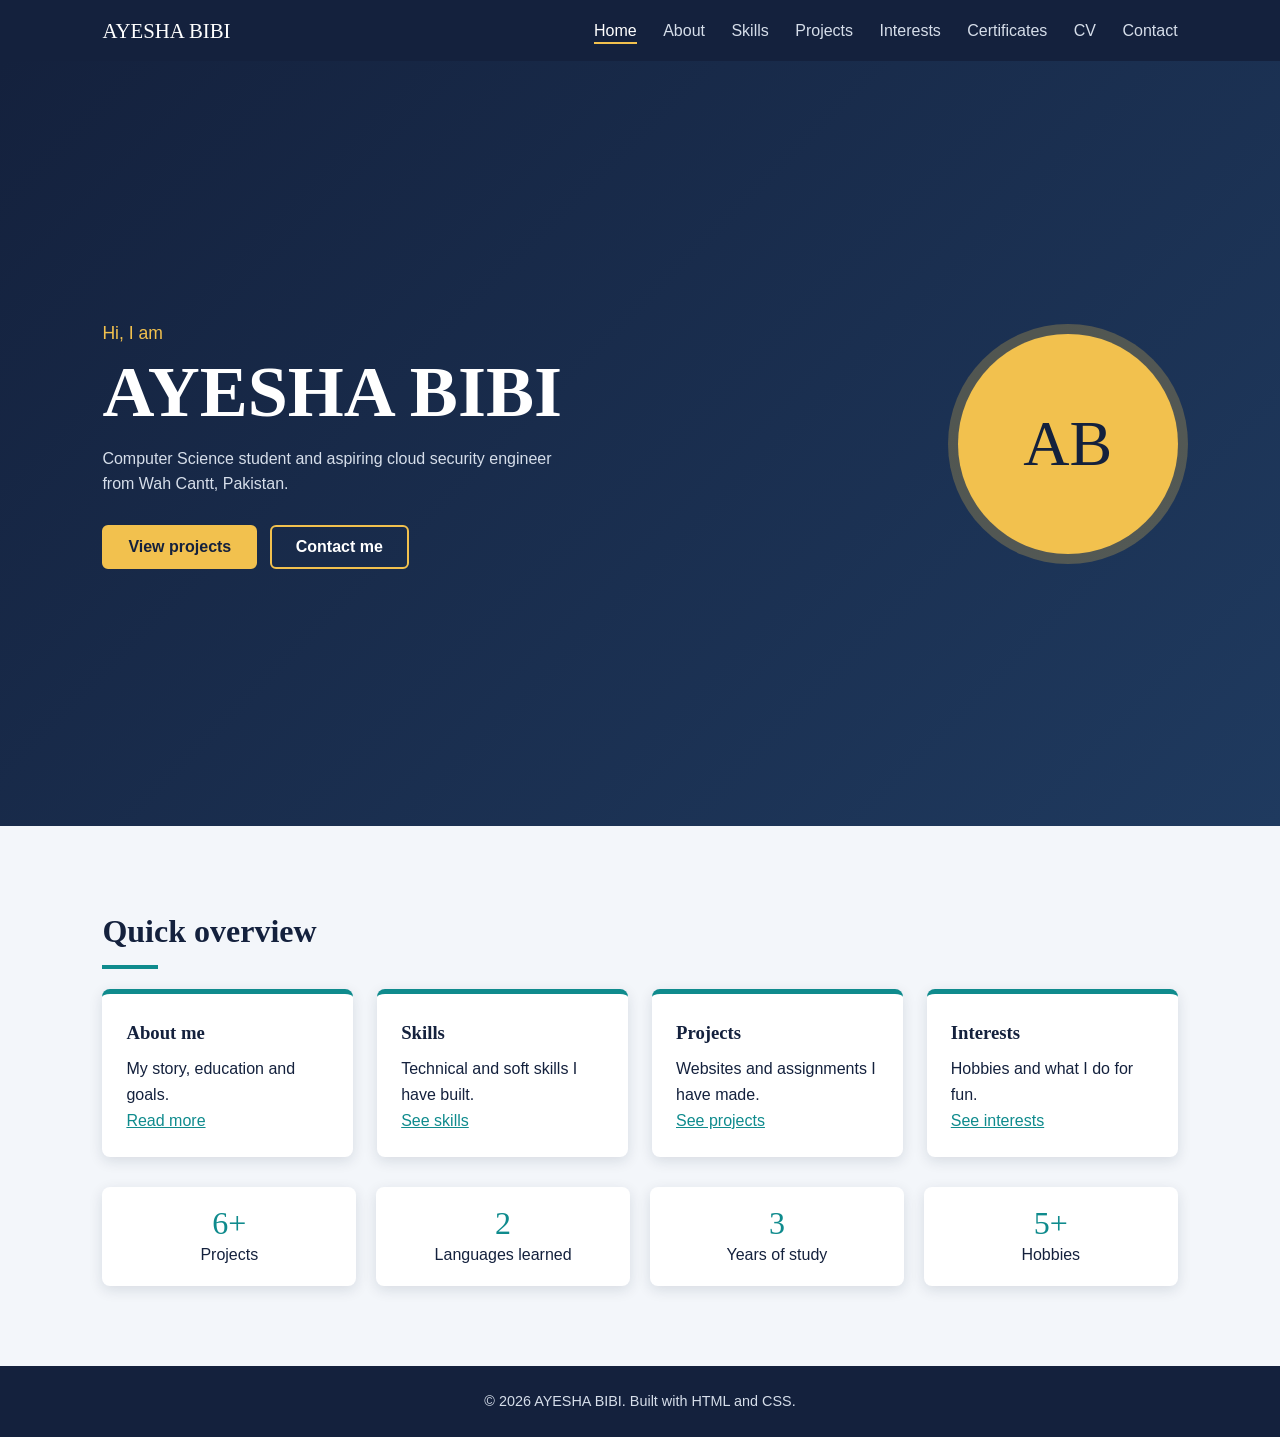
<file: index.html>
<!DOCTYPE html>
<html lang="en">
<head>
  <meta charset="UTF-8">
  <meta name="viewport" content="width=device-width, initial-scale=1">
  <title>Home | AYESHA BIBI</title>
  <link rel="stylesheet" href="style.css">
</head>
<body>
  <header class="site-header">
    <a class="logo" href="index.html">AYESHA BIBI</a>
    <nav>
      <a href="index.html" class="active">Home</a>
      <a href="about.html">About</a>
      <a href="skills.html">Skills</a>
      <a href="projects.html">Projects</a>
      <a href="interests.html">Interests</a>
      <a href="certifications.html">Certificates</a>
      <a href="cv.html">CV</a>
      <a href="contact.html">Contact</a>
    </nav>
  </header>
  <main>
    <section class="hero">
      <div class="hero-text">
        <p class="hello">Hi, I am</p>
        <h1>AYESHA BIBI</h1>
        <p class="role">Computer Science student and aspiring cloud security engineer from Wah Cantt, Pakistan.</p>
        <a class="btn" href="projects.html">View projects</a>
        <a class="btn btn-outline" href="contact.html">Contact me</a>
      </div>
      <div class="avatar">AB</div>
    </section>
    <section class="section">
      <h2>Quick overview</h2>
      <div class="grid">
        <article class="card"><h3>About me</h3><p>My story, education and goals.</p><a href="about.html">Read more</a></article>
        <article class="card"><h3>Skills</h3><p>Technical and soft skills I have built.</p><a href="skills.html">See skills</a></article>
        <article class="card"><h3>Projects</h3><p>Websites and assignments I have made.</p><a href="projects.html">See projects</a></article>
        <article class="card"><h3>Interests</h3><p>Hobbies and what I do for fun.</p><a href="interests.html">See interests</a></article>
      </div>
      <div class="stats"><div><b>6+</b>Projects</div><div><b>2</b>Languages learned</div><div><b>3</b>Years of study</div><div><b>5+</b>Hobbies</div></div>
    </section>
  </main>
  <footer>&copy; 2026 AYESHA BIBI. Built with HTML and CSS.</footer>
</body>
</html>
</file>
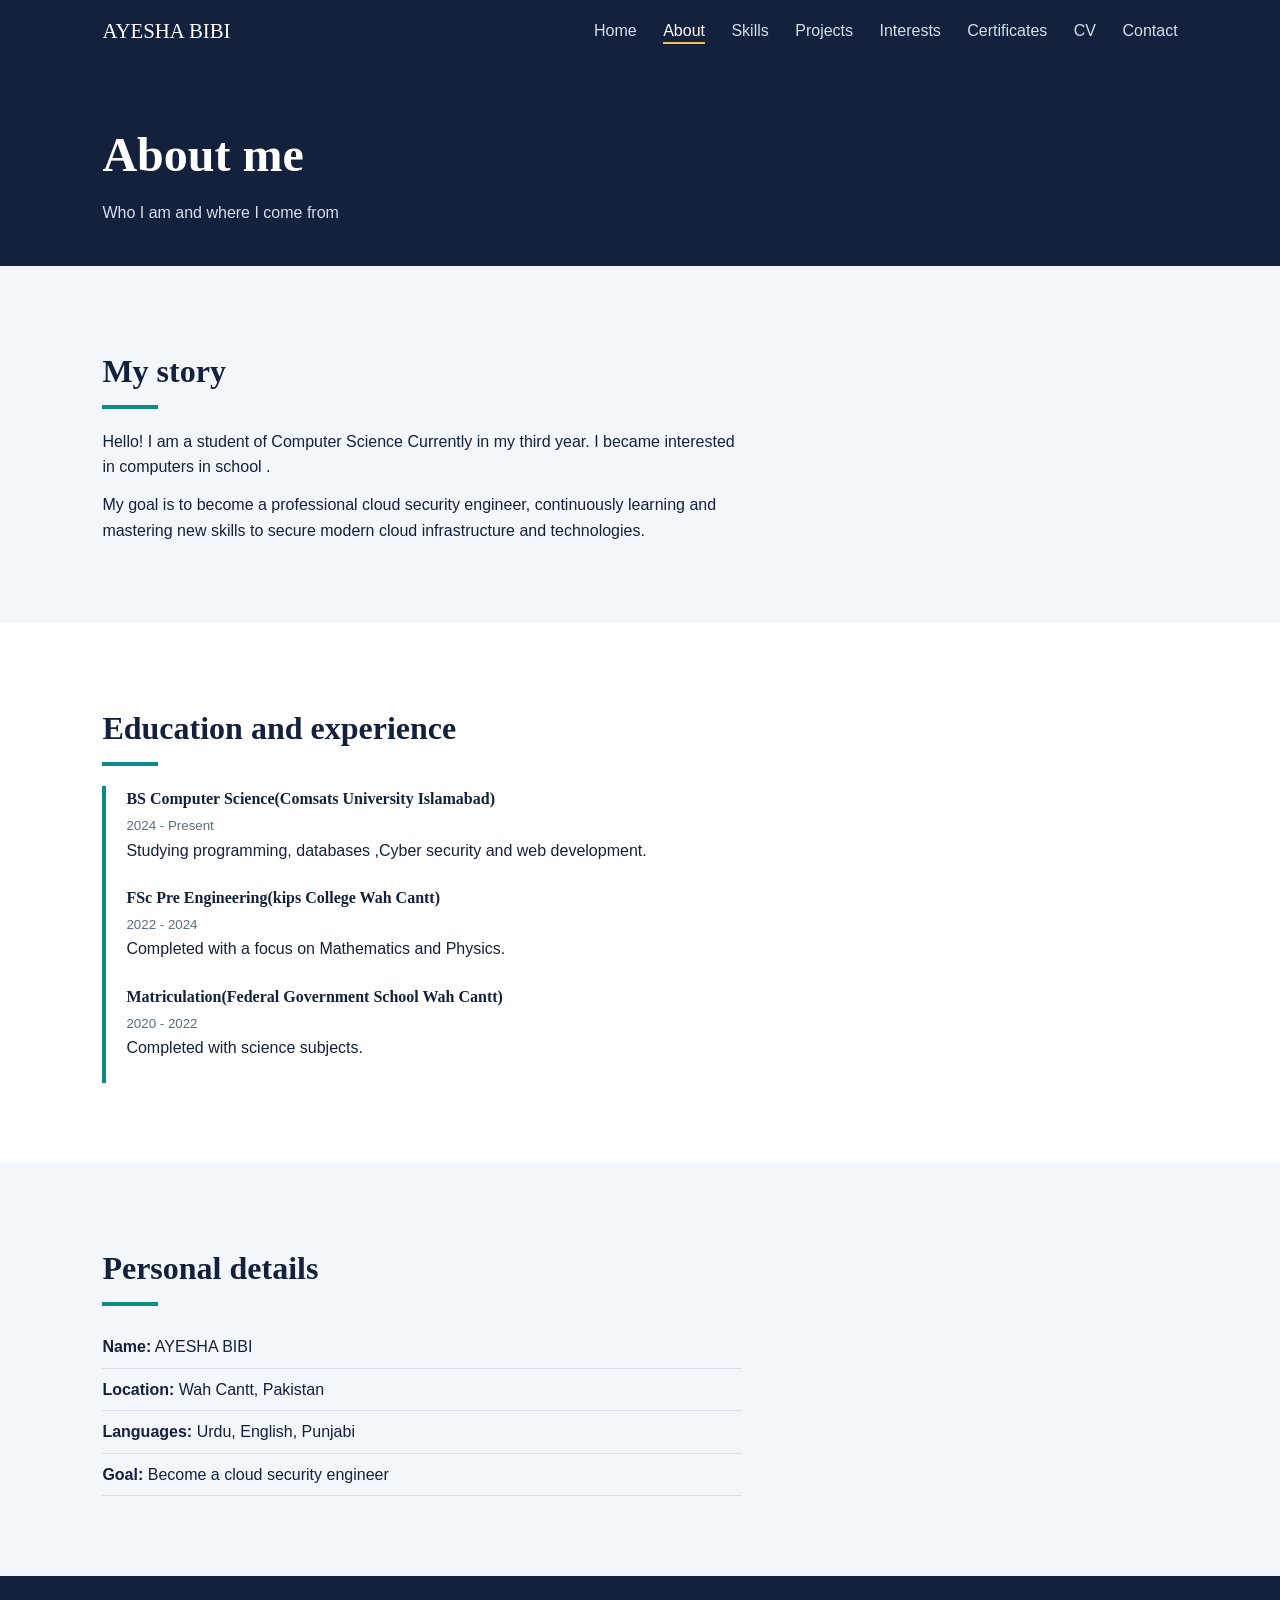
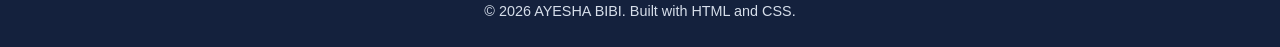
<file: about.html>
<!DOCTYPE html>
<html lang="en">
<head>
  <meta charset="UTF-8">
  <meta name="viewport" content="width=device-width, initial-scale=1">
  <title>About | AYESHA BIBI</title>
  <link rel="stylesheet" href="style.css">
</head>
<body>
  <header class="site-header">
    <a class="logo" href="index.html">AYESHA BIBI</a>
    <nav>
      <a href="index.html">Home</a>
      <a href="about.html" class="active">About</a>
      <a href="skills.html">Skills</a>
      <a href="projects.html">Projects</a>
      <a href="interests.html">Interests</a>
      <a href="certifications.html">Certificates</a>
      <a href="cv.html">CV</a>
      <a href="contact.html">Contact</a>
    </nav>
  </header>
  <div class="page-banner"><h1>About me</h1><p>Who I am and where I come from</p></div>
  <main>
    <section class="section">
      <h2>My story</h2>
      <p>Hello! I am a student of Computer Science Currently in my third year. I became interested in computers in school .</p>
      <p style="margin-top:12px">My goal is to become a professional cloud security engineer, continuously learning and mastering new skills to secure modern cloud infrastructure and technologies.</p>
    </section>
    <section class="section alt">
      <h2>Education and experience</h2>
      <ul class="timeline">
        <li><strong>BS Computer Science(Comsats University Islamabad)</strong><small>2024 - Present</small><br>Studying programming, databases ,Cyber security and web development.</li>
        <li><strong>FSc Pre Engineering(kips College Wah Cantt)</strong><small>2022 - 2024</small><br>Completed with a focus on Mathematics and Physics.</li>
        <li><strong>Matriculation(Federal Government School Wah Cantt)</strong><small>2020 - 2022</small><br>Completed with science subjects.</li>
      </ul>
    </section>
    <section class="section">
      <h2>Personal details</h2>
      <ul class="facts">
        <li><strong>Name:</strong> AYESHA BIBI</li>
        <li><strong>Location:</strong> Wah Cantt, Pakistan</li>
        <li><strong>Languages:</strong> Urdu, English, Punjabi</li>
        <li><strong>Goal:</strong> Become a cloud security engineer</li>
      </ul>
    </section>
  </main>
  <footer>&copy; 2026 AYESHA BIBI. Built with HTML and CSS.</footer>
</body>
</html>
</file>
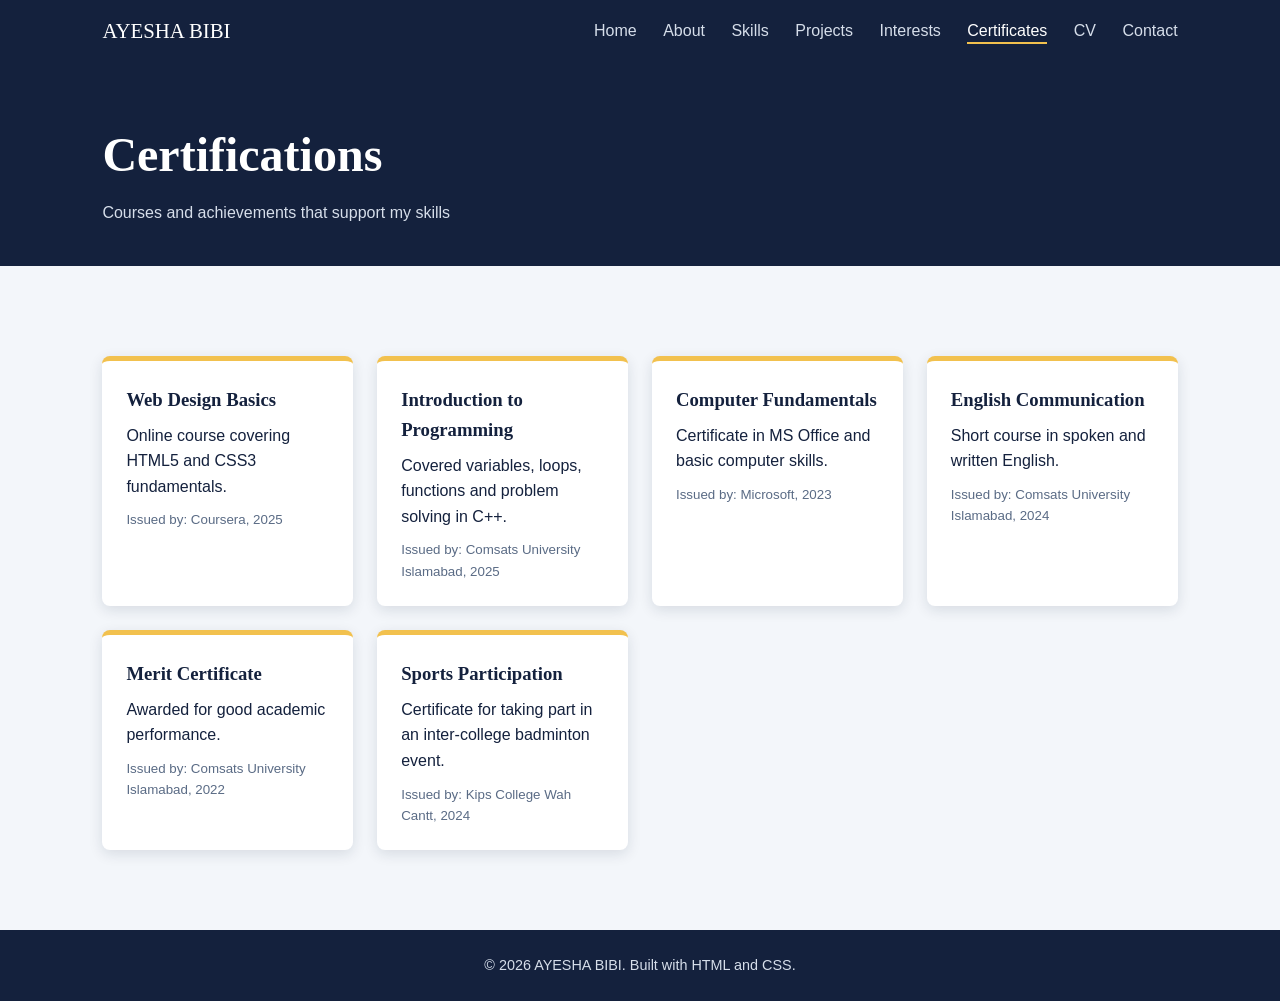
<file: certifications.html>
<!DOCTYPE html>
<html lang="en">
<head>
  <meta charset="UTF-8">
  <meta name="viewport" content="width=device-width, initial-scale=1">
  <title>Certificates | AYESHA BIBI</title>
  <link rel="stylesheet" href="style.css">
</head>
<body>
  <header class="site-header">
    <a class="logo" href="index.html">AYESHA BIBI</a>
    <nav>
      <a href="index.html">Home</a>
      <a href="about.html">About</a>
      <a href="skills.html">Skills</a>
      <a href="projects.html">Projects</a>
      <a href="interests.html">Interests</a>
      <a href="certifications.html" class="active">Certificates</a>
      <a href="cv.html">CV</a>
      <a href="contact.html">Contact</a>
    </nav>
  </header>
  <div class="page-banner"><h1>Certifications</h1><p>Courses and achievements that support my skills</p></div>
  <main>
    <section class="section">
      <div class="grid">
        <article class="card cert"><h3>Web Design Basics</h3><p>Online course covering HTML5 and CSS3 fundamentals.</p><small>Issued by: Coursera, 2025</small></article>
        <article class="card cert"><h3>Introduction to Programming</h3><p>Covered variables, loops, functions and problem solving in C++.</p><small>Issued by: Comsats University Islamabad, 2025</small></article>
        <article class="card cert"><h3>Computer Fundamentals</h3><p>Certificate in MS Office and basic computer skills.</p><small>Issued by: Microsoft, 2023</small></article>
        <article class="card cert"><h3>English Communication</h3><p>Short course in spoken and written English.</p><small>Issued by: Comsats University Islamabad, 2024</small></article>
        <article class="card cert"><h3>Merit Certificate</h3><p>Awarded for good academic performance.</p><small>Issued by: Comsats University Islamabad, 2022</small></article>
        <article class="card cert"><h3>Sports Participation</h3><p>Certificate for taking part in an inter-college badminton event.</p><small>Issued by: Kips College Wah Cantt, 2024</small></article>
      </div>
    </section>
  </main>
  <footer>&copy; 2026 AYESHA BIBI. Built with HTML and CSS.</footer>
</body>
</html>
</file>
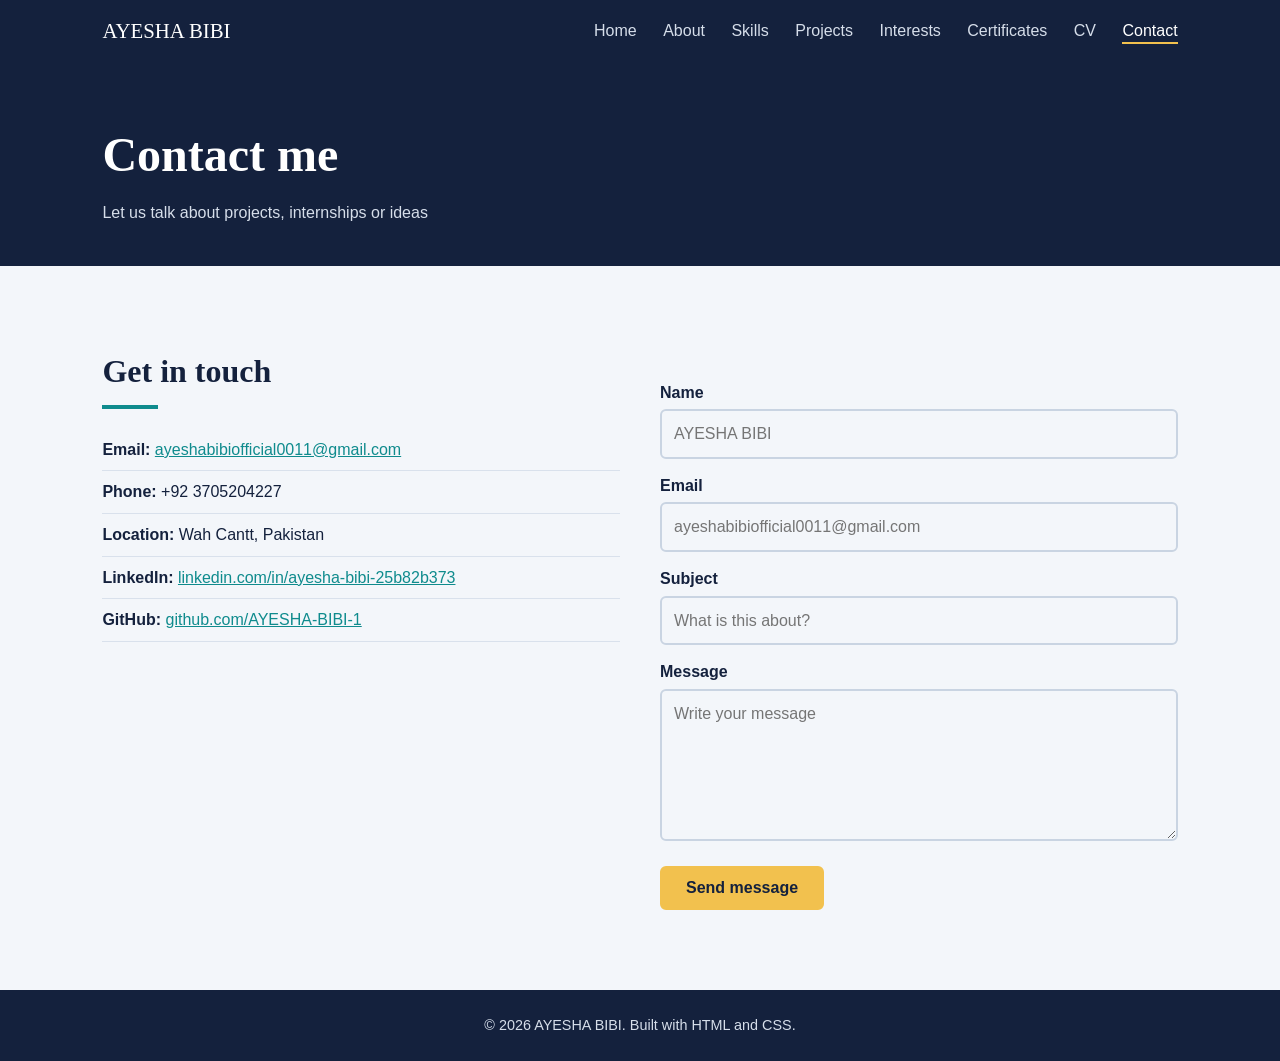
<file: contact.html>
<!DOCTYPE html>
<html lang="en">
<head>
  <meta charset="UTF-8">
  <meta name="viewport" content="width=device-width, initial-scale=1">
  <title>Contact | AYESHA BIBI</title>
  <link rel="stylesheet" href="style.css">
</head>
<body>
  <header class="site-header">
    <a class="logo" href="index.html">AYESHA BIBI</a>
    <nav>
      <a href="index.html">Home</a>
      <a href="about.html">About</a>
      <a href="skills.html">Skills</a>
      <a href="projects.html">Projects</a>
      <a href="interests.html">Interests</a>
      <a href="certifications.html">Certificates</a>
      <a href="cv.html">CV</a>
      <a href="contact.html" class="active">Contact</a>
    </nav>
  </header>
  <div class="page-banner"><h1>Contact me</h1><p>Let us talk about projects, internships or ideas</p></div>
  <main>
    <section class="section">
      <div class="two-col">
        <div><h2>Get in touch</h2>
          <ul class="facts">
            <li><strong>Email:</strong> <a href="mailto:ayeshabibiofficial0011@gmail.com">ayeshabibiofficial0011@gmail.com</a></li>
            <li><strong>Phone:</strong> +92 3705204227</li>
            <li><strong>Location:</strong> Wah Cantt, Pakistan</li>
            <li><strong>LinkedIn:</strong> <a href="https://www.linkedin.com/in/ayesha-bibi-25b82b373?utm_source=share_via&utm_content=profile&utm_medium=member_android" target="_blank">linkedin.com/in/ayesha-bibi-25b82b373</a></li>
            <li><strong>GitHub:</strong> <a href="https://github.com/AYESHA-BIBI-1" target="_blank">github.com/AYESHA-BIBI-1</a></li>
          </ul>
        </div>
        <form action="#" method="post">
          <label for="name">Name</label><input id="name" type="text" placeholder="AYESHA BIBI">
          <label for="email">Email</label><input id="email" type="email" placeholder="ayeshabibiofficial0011@gmail.com">
          <label for="subject">Subject</label><input id="subject" type="text" placeholder="What is this about?">
          <label for="msg">Message</label><textarea id="msg" rows="5" placeholder="Write your message"></textarea>
          <button class="btn" type="submit">Send message</button>
        </form>
      </div>
    </section>
  </main>
  <footer>&copy; 2026 AYESHA BIBI. Built with HTML and CSS.</footer>
</body>
</html>
</file>
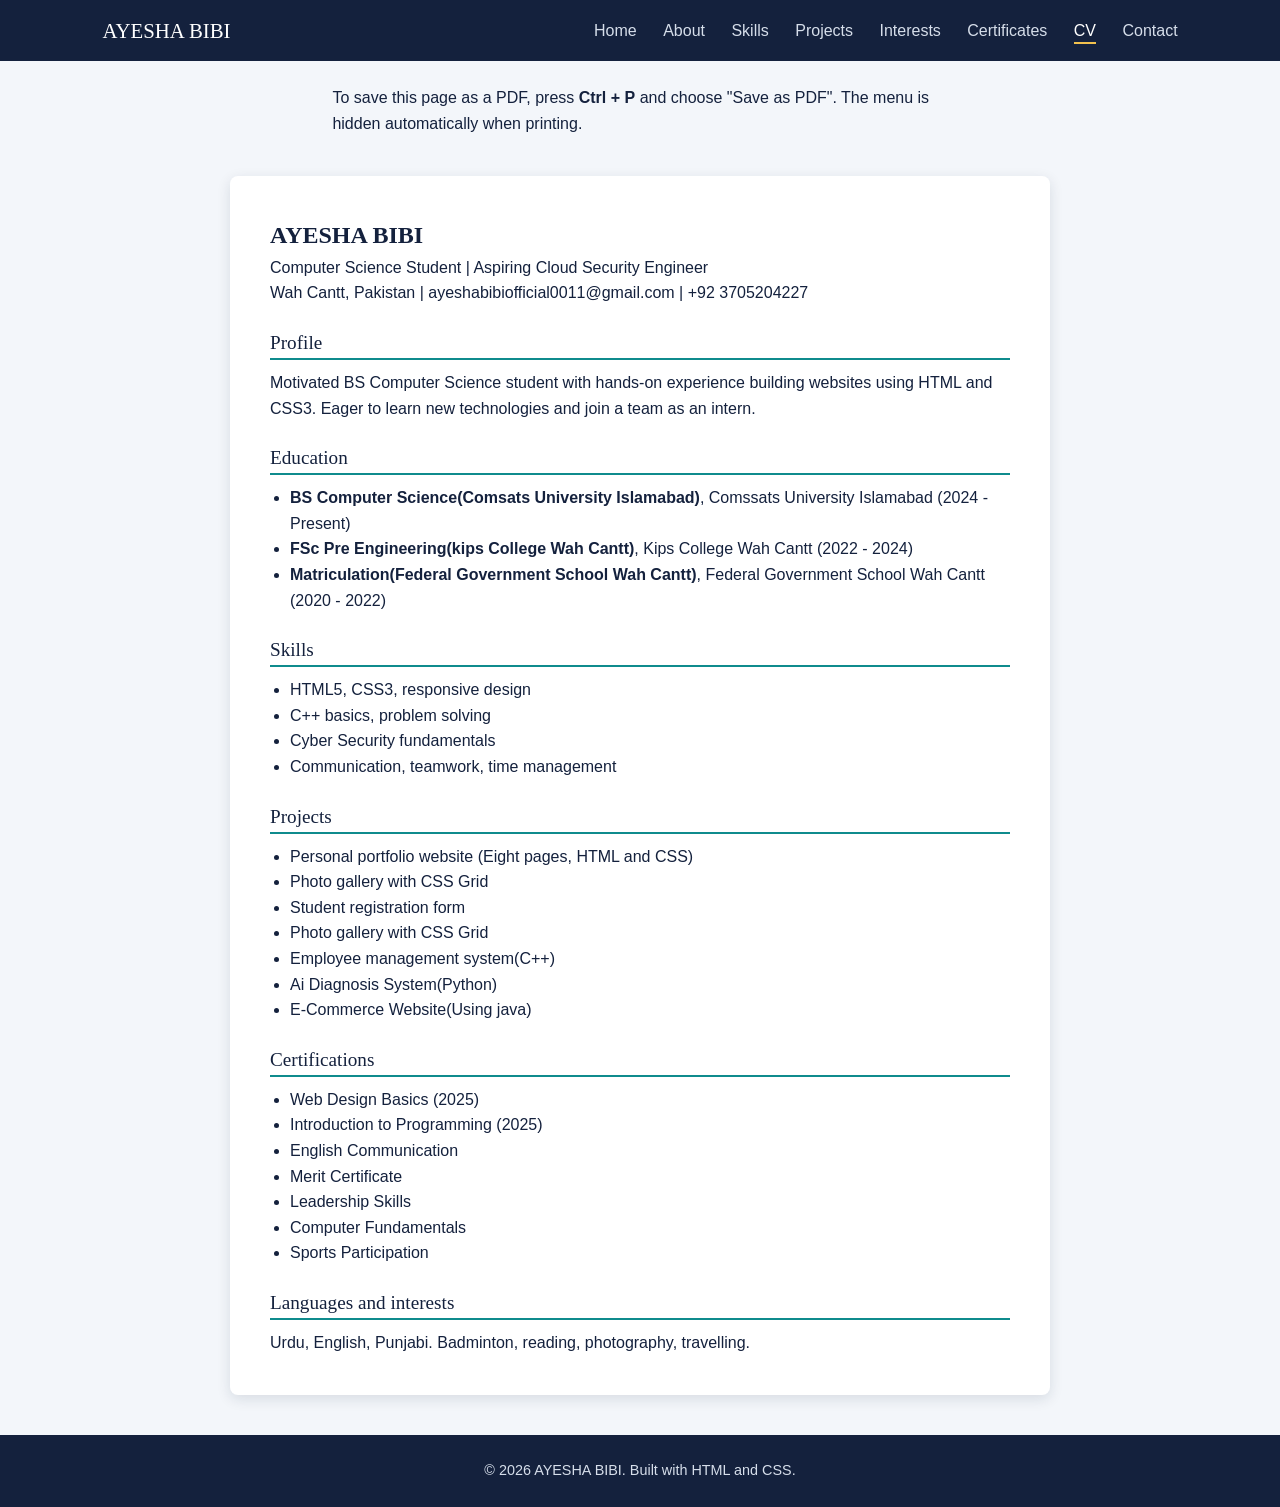
<file: cv.html>
<!DOCTYPE html>
<html lang="en">
<head>
  <meta charset="UTF-8">
  <meta name="viewport" content="width=device-width, initial-scale=1">
  <title>CV | AYESHA BIBI</title>
  <link rel="stylesheet" href="style.css">
</head>
<body>
  <header class="site-header">
    <a class="logo" href="index.html">AYESHA BIBI</a>
    <nav>
      <a href="index.html">Home</a>
      <a href="about.html">About</a>
      <a href="skills.html">Skills</a>
      <a href="projects.html">Projects</a>
      <a href="interests.html">Interests</a>
      <a href="certifications.html">Certificates</a>
      <a href="cv.html" class="active">CV</a>
      <a href="contact.html">Contact</a>
    </nav>
  </header>
  <p class="cv-note">To save this page as a PDF, press <strong>Ctrl + P</strong> and choose "Save as PDF". The menu is hidden automatically when printing.</p>
  <main>
    <article class="cv-sheet">
      <h1>AYESHA BIBI</h1>
      <p>Computer Science Student | Aspiring Cloud Security Engineer</p>
      <p>Wah Cantt, Pakistan | ayeshabibiofficial0011@gmail.com | +92 3705204227</p>
      <h2>Profile</h2>
      <p>Motivated BS Computer Science student with hands-on experience building websites using HTML and CSS3. Eager to learn new technologies and join a team as an intern.</p>
      <h2>Education</h2>
      <ul>
        <li><strong>BS Computer Science(Comsats University Islamabad)</strong>, Comssats University Islamabad (2024 - Present)</li>
        <li><strong>FSc Pre Engineering(kips College Wah Cantt)</strong>, Kips College Wah Cantt (2022 - 2024)</li>
        <li><strong>Matriculation(Federal Government School Wah Cantt)</strong>, Federal Government School Wah Cantt (2020 - 2022)</li>
      </ul>
      <h2>Skills</h2>
      <ul>
        <li>HTML5, CSS3, responsive design</li>
        <li>C++ basics, problem solving</li>
        <li>Cyber Security fundamentals</li>
        <li>Communication, teamwork, time management</li>
      </ul>
      <h2>Projects</h2>
      <ul>
        <li>Personal portfolio website (Eight pages, HTML and CSS)</li>
        <li>Photo gallery with CSS Grid</li>
        <li>Student registration form</li>
        <li>Photo gallery with CSS Grid</li>
        <li>Employee management system(C++)</li>
        <li>Ai Diagnosis System(Python)</li>
        <li>E-Commerce Website(Using java)</li>
      </ul>
      <h2>Certifications</h2>
      <ul>
        <li>Web Design Basics (2025)</li>
        <li>Introduction to Programming (2025)</li>
        <li>English Communication</li>
        <li>Merit Certificate</li>
        <li>Leadership Skills</li>
        <li>Computer Fundamentals</li>
        <li>Sports Participation</li>
      </ul>
      <h2>Languages and interests</h2>
      <p>Urdu, English, Punjabi. Badminton, reading, photography, travelling.</p>
    </article>
  </main>
  <footer>&copy; 2026 AYESHA BIBI. Built with HTML and CSS.</footer>
</body>
</html>
</file>
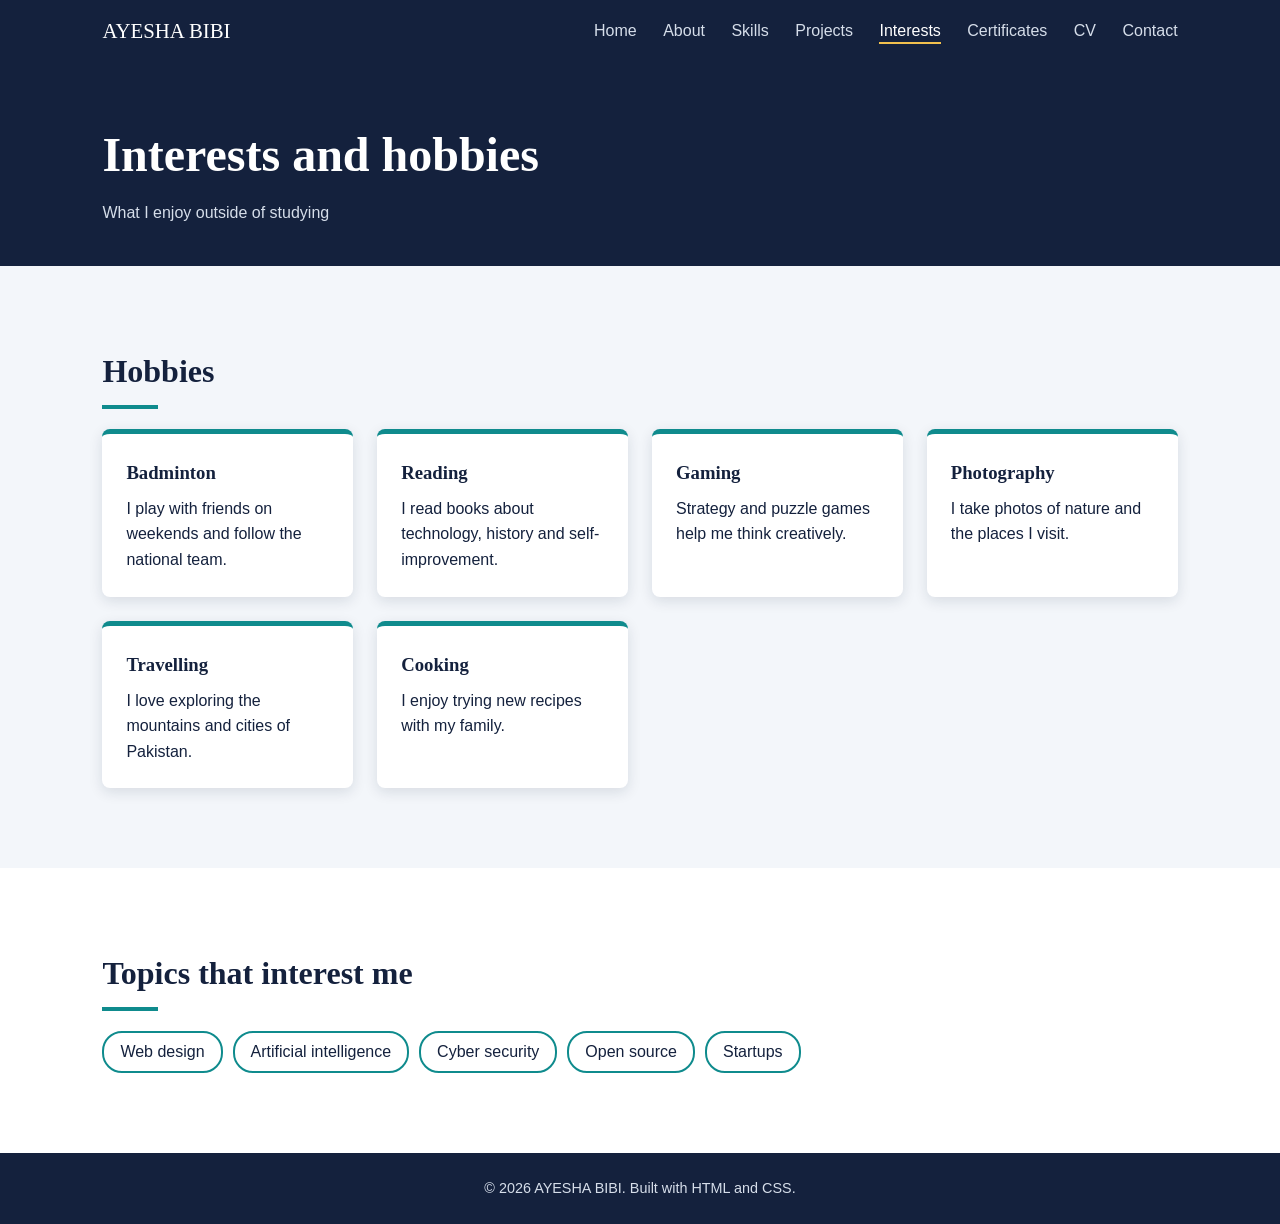
<file: interests.html>
<!DOCTYPE html>
<html lang="en">
<head>
  <meta charset="UTF-8">
  <meta name="viewport" content="width=device-width, initial-scale=1">
  <title>Interests | AYESHA BIBI</title>
  <link rel="stylesheet" href="style.css">
</head>
<body>
  <header class="site-header">
    <a class="logo" href="index.html">AYESHA BIBI</a>
    <nav>
      <a href="index.html">Home</a>
      <a href="about.html">About</a>
      <a href="skills.html">Skills</a>
      <a href="projects.html">Projects</a>
      <a href="interests.html" class="active">Interests</a>
      <a href="certifications.html">Certificates</a>
      <a href="cv.html">CV</a>
      <a href="contact.html">Contact</a>
    </nav>
  </header>
  <div class="page-banner"><h1>Interests and hobbies</h1><p>What I enjoy outside of studying</p></div>
  <main>
    <section class="section">
      <h2>Hobbies</h2>
      <div class="grid">
        <article class="card"><h3>Badminton</h3><p>I play with friends on weekends and follow the national team.</p></article>
        <article class="card"><h3>Reading</h3><p>I read books about technology, history and self-improvement.</p></article>
        <article class="card"><h3>Gaming</h3><p>Strategy and puzzle games help me think creatively.</p></article>
        <article class="card"><h3>Photography</h3><p>I take photos of nature and the places I visit.</p></article>
        <article class="card"><h3>Travelling</h3><p>I love exploring the mountains and cities of Pakistan.</p></article>
        <article class="card"><h3>Cooking</h3><p>I enjoy trying new recipes with my family.</p></article>
      </div>
    </section>
    <section class="section alt">
      <h2>Topics that interest me</h2>
      <ul class="pill-list"><li>Web design</li><li>Artificial intelligence</li><li>Cyber security</li><li>Open source</li><li>Startups</li></ul>
    </section>
  </main>
  <footer>&copy; 2026 AYESHA BIBI. Built with HTML and CSS.</footer>
</body>
</html>
</file>
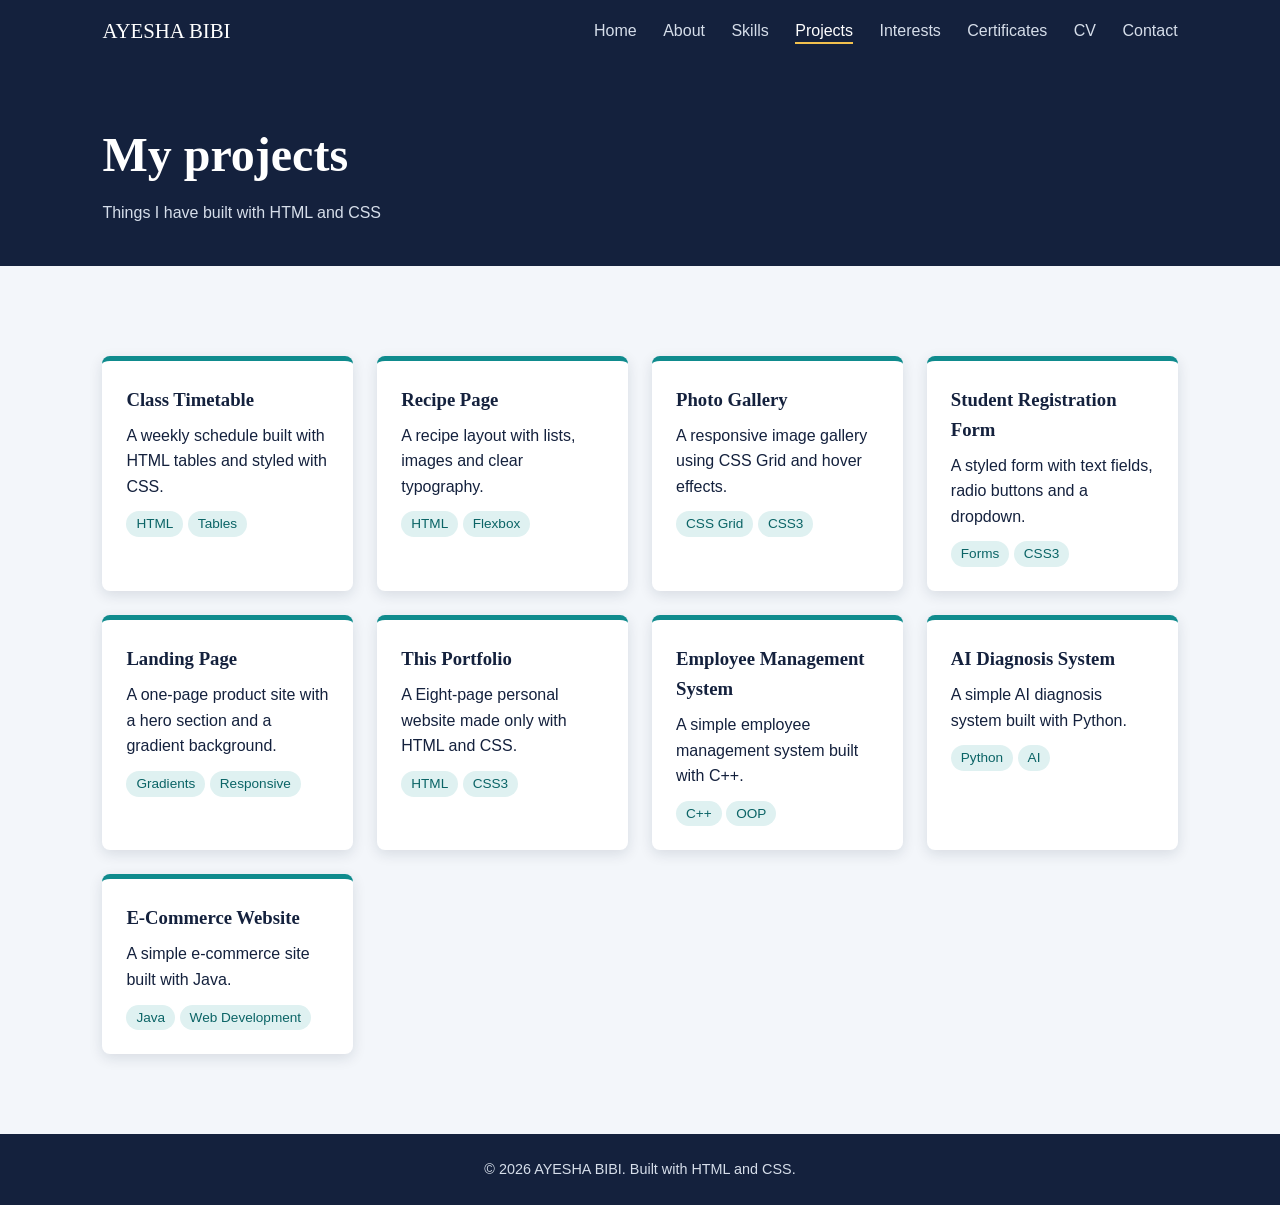
<file: projects.html>
<!DOCTYPE html>
<html lang="en">
<head>
  <meta charset="UTF-8">
  <meta name="viewport" content="width=device-width, initial-scale=1">
  <title>Projects | AYESHA BIBI</title>
  <link rel="stylesheet" href="style.css">
</head>
<body>
  <header class="site-header">
    <a class="logo" href="index.html">AYESHA BIBI</a>
    <nav>
      <a href="index.html">Home</a>
      <a href="about.html">About</a>
      <a href="skills.html">Skills</a>
      <a href="projects.html" class="active">Projects</a>
      <a href="interests.html">Interests</a>
      <a href="certifications.html">Certificates</a>
      <a href="cv.html">CV</a>
      <a href="contact.html">Contact</a>
    </nav>
  </header>
  <div class="page-banner"><h1>My projects</h1><p>Things I have built with HTML and CSS</p></div>
  <main>
    <section class="section">
      <div class="grid">
        <article class="card"><h3>Class Timetable</h3><p>A weekly schedule built with HTML tables and styled with CSS.</p><span class="tag">HTML</span> <span class="tag">Tables</span></article>
        <article class="card"><h3>Recipe Page</h3><p>A recipe layout with lists, images and clear typography.</p><span class="tag">HTML</span> <span class="tag">Flexbox</span></article>
        <article class="card"><h3>Photo Gallery</h3><p>A responsive image gallery using CSS Grid and hover effects.</p><span class="tag">CSS Grid</span> <span class="tag">CSS3</span></article>
        <article class="card"><h3>Student Registration Form</h3><p>A styled form with text fields, radio buttons and a dropdown.</p><span class="tag">Forms</span> <span class="tag">CSS3</span></article>
        <article class="card"><h3>Landing Page</h3><p>A one-page product site with a hero section and a gradient background.</p><span class="tag">Gradients</span> <span class="tag">Responsive</span></article>
        <article class="card"><h3>This Portfolio</h3><p>A Eight-page personal website made only with HTML and CSS.</p><span class="tag">HTML</span> <span class="tag">CSS3</span></article>
        <article class="card"><h3>Employee Management System</h3><p>A simple employee management system built with C++.</p><span class="tag">C++</span> <span class="tag">OOP</span></article>
        <article class="card"><h3>AI Diagnosis System</h3><p>A simple AI diagnosis system built with Python.</p><span class="tag">Python</span> <span class="tag">AI</span></article>
        <article class="card"><h3>E-Commerce Website</h3><p>A simple e-commerce site built with Java.</p><span class="tag">Java</span> <span class="tag">Web Development</span></article>
      </div>
    </section>
  </main>
  <footer>&copy; 2026 AYESHA BIBI. Built with HTML and CSS.</footer>
</body>
</html>
</file>
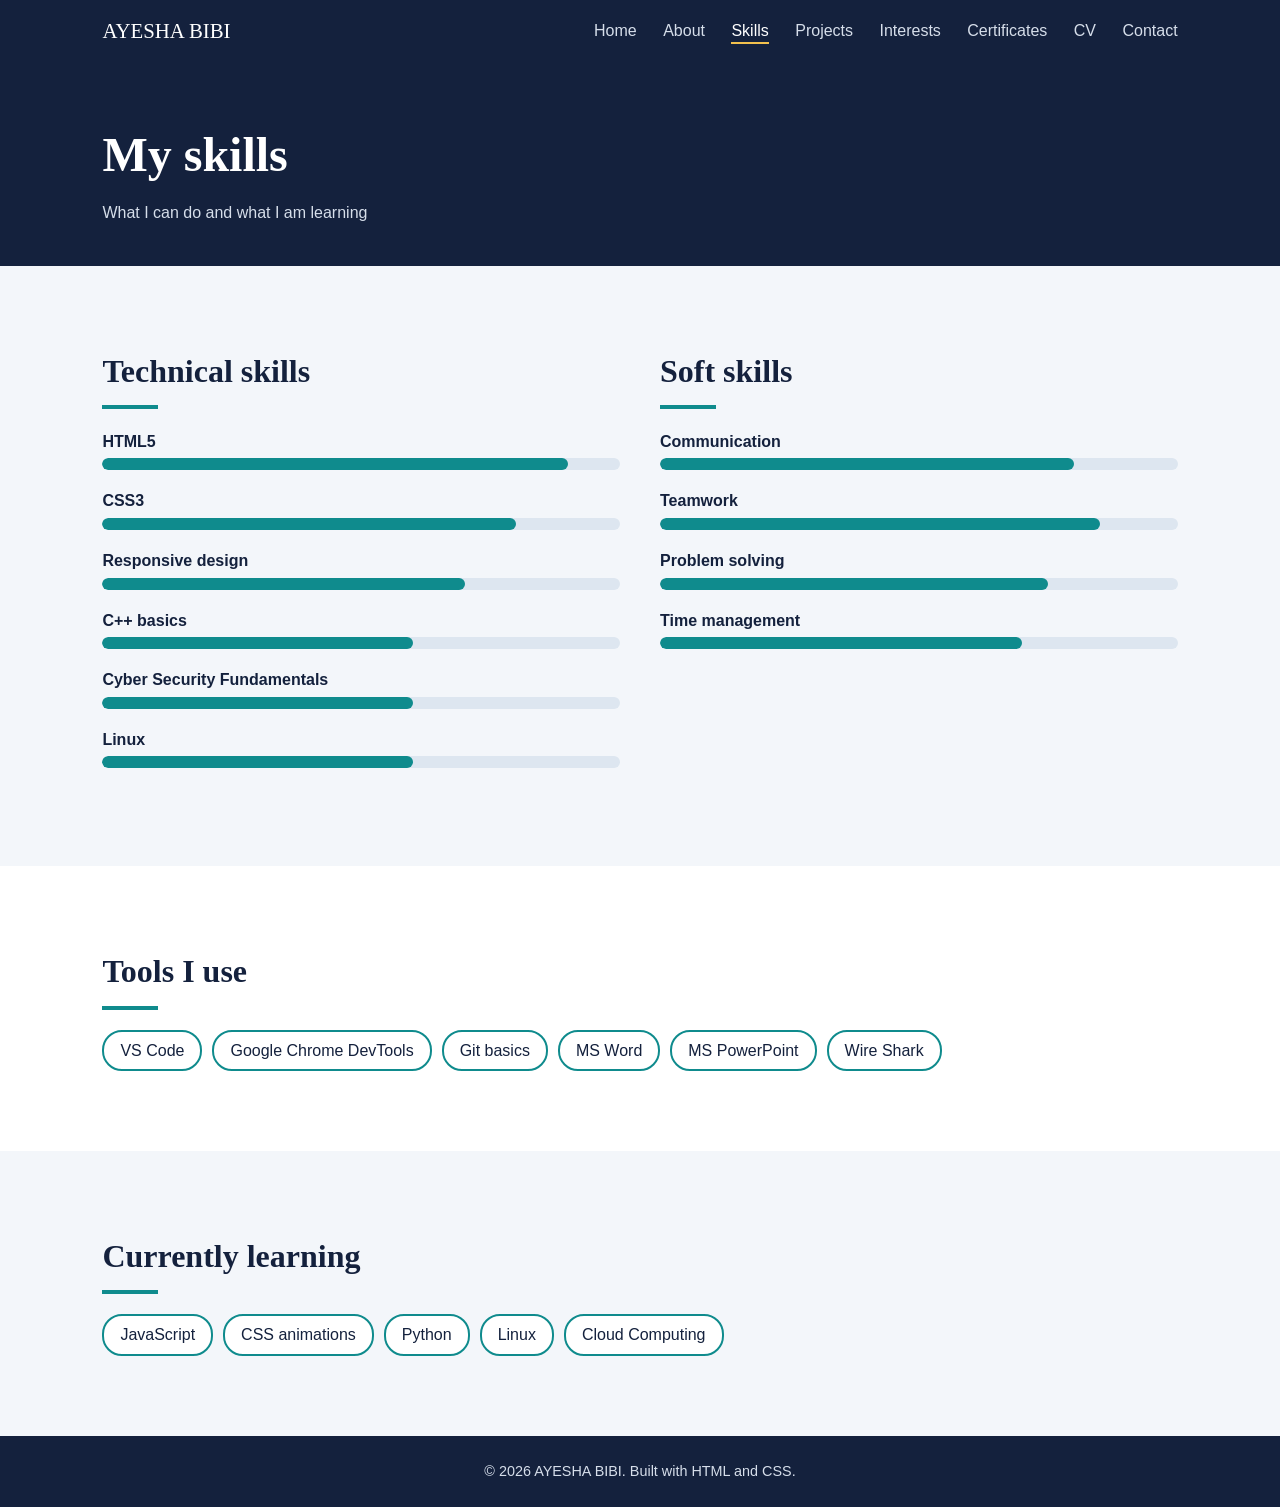
<file: skills.html>
<!DOCTYPE html>
<html lang="en">
<head>
  <meta charset="UTF-8">
  <meta name="viewport" content="width=device-width, initial-scale=1">
  <title>Skills | AYESHA BIBI</title>
  <link rel="stylesheet" href="style.css">
</head>
<body>
  <header class="site-header">
    <a class="logo" href="index.html">AYESHA BIBI</a>
    <nav>
      <a href="index.html">Home</a>
      <a href="about.html">About</a>
      <a href="skills.html" class="active">Skills</a>
      <a href="projects.html">Projects</a>
      <a href="interests.html">Interests</a>
      <a href="certifications.html">Certificates</a>
      <a href="cv.html">CV</a>
      <a href="contact.html">Contact</a>
    </nav>
  </header>
  <div class="page-banner"><h1>My skills</h1><p>What I can do and what I am learning</p></div>
  <main>
    <section class="section">
      <div class="two-col">
        <div><h2>Technical skills</h2>
          <div class="skill"><span>HTML5</span><div class="bar"><i style="width:90%"></i></div></div>
          <div class="skill"><span>CSS3</span><div class="bar"><i style="width:80%"></i></div></div>
          <div class="skill"><span>Responsive design</span><div class="bar"><i style="width:70%"></i></div></div>
          <div class="skill"><span>C++ basics</span><div class="bar"><i style="width:60%"></i></div></div>
          <div class="skill"><span>Cyber Security Fundamentals</span><div class="bar"><i style="width:60%"></i></div></div>
          <div class="skill"><span>Linux</span><div class="bar"><i style="width:60%"></i></div></div>
        </div>
        <div><h2>Soft skills</h2>
          <div class="skill"><span>Communication</span><div class="bar"><i style="width:80%"></i></div></div>
          <div class="skill"><span>Teamwork</span><div class="bar"><i style="width:85%"></i></div></div>
          <div class="skill"><span>Problem solving</span><div class="bar"><i style="width:75%"></i></div></div>
          <div class="skill"><span>Time management</span><div class="bar"><i style="width:70%"></i></div></div>
        </div>
      </div>
    </section>
    <section class="section alt">
      <h2>Tools I use</h2>
      <ul class="pill-list"><li>VS Code</li><li>Google Chrome DevTools</li><li>Git basics</li><li>MS Word</li><li>MS PowerPoint</li><li>Wire Shark</li></ul>
    </section>
    <section class="section">
      <h2>Currently learning</h2>
      <ul class="pill-list"><li>JavaScript</li><li>CSS animations</li><li>Python</li><li>Linux</li><li>Cloud Computing</li></ul>   </section>
  </main>
  <footer>&copy; 2026 AYESHA BIBI. Built with HTML and CSS.</footer>
</body>
</html>
</file>
<file: style.css>
/* 1. Variables (colors and fonts) */
:root {
  --ink: #14213d;
  --paper: #f3f6fa;
  --white: #ffffff;
  --teal: #0f8b8d;
  --sun: #f2c14e;
  --serif: Georgia, "Times New Roman", serif;
  --sans: "Segoe UI", Tahoma, Arial, sans-serif;
}

/* 2. Reset */
* { margin: 0; padding: 0; box-sizing: border-box; }
html { scroll-behavior: smooth; scroll-padding-top: 70px; }
body { font-family: var(--sans); color: var(--ink); background: var(--paper); line-height: 1.6; }
a { color: var(--teal); }
:focus-visible { outline: 3px solid var(--sun); outline-offset: 2px; }

/* 3. Header / navigation */
.site-header {
  position: sticky; top: 0; z-index: 10;
  display: flex; justify-content: space-between; align-items: center; flex-wrap: wrap;
  padding: 14px 8%; background: var(--ink);
}
.logo { font-family: var(--serif); font-size: 1.3rem; color: var(--white); text-decoration: none; }
.site-header nav a {
  color: #d6deea; text-decoration: none; margin-left: 22px; padding-bottom: 3px;
  border-bottom: 2px solid transparent; transition: border-color .2s, color .2s;
}
.site-header nav a:hover { color: var(--white); border-color: var(--sun); }

/* 4. Hero */
.hero {
  display: flex; align-items: center; justify-content: space-between; gap: 40px;
  min-height: 85vh; padding: 60px 8%;
  background: linear-gradient(135deg, var(--ink) 0%, #1f3a5f 100%); color: var(--white);
}
.hello { color: var(--sun); font-size: 1.1rem; }
.hero h1 { font-family: var(--serif); font-size: clamp(2.6rem, 7vw, 4.5rem); line-height: 1.1; margin: 6px 0 14px; }
.role { max-width: 460px; margin-bottom: 28px; color: #d6deea; }
.avatar {
  flex: 0 0 220px; height: 220px; border-radius: 50%;
  display: grid; place-items: center;
  font: 4rem var(--serif); color: var(--ink); background: var(--sun);
  box-shadow: 0 0 0 10px rgba(242, 193, 78, .25);
}

/* 5. Buttons */
.btn {
  display: inline-block; padding: 11px 24px; border: 2px solid var(--sun); border-radius: 6px;
  background: var(--sun); color: var(--ink); font: 600 1rem var(--sans); text-decoration: none; cursor: pointer;
  transition: transform .2s, background .2s;
}
.btn:hover { transform: translateY(-2px); }
.btn-outline { background: transparent; color: var(--white); margin-left: 8px; }
.btn-outline:hover { background: rgba(255, 255, 255, .12); }

/* 6. Sections */
.section { padding: 80px 8%; }
.section.alt { background: var(--white); }
.section h2 { font-family: var(--serif); font-size: 2rem; margin-bottom: 20px; }
.section h2::after { content: ""; display: block; width: 56px; height: 4px; margin-top: 8px; background: var(--teal); }
.section p { max-width: 640px; }
.facts { margin-top: 18px; list-style: none; }
.facts li { padding: 8px 0; border-bottom: 1px solid #d9e1ec; max-width: 640px; }

/* 7. Skills bars */
.skill { max-width: 640px; margin-bottom: 18px; }
.skill span { display: block; margin-bottom: 4px; font-weight: 600; }
.bar { height: 12px; background: #dde6f0; border-radius: 6px; overflow: hidden; }
.bar i { display: block; height: 100%; background: var(--teal); border-radius: 6px; }

/* 8. Project cards (CSS Grid) */
.grid { display: grid; grid-template-columns: repeat(auto-fit, minmax(240px, 1fr)); gap: 24px; margin-top: 10px; }
.card {
  padding: 24px; background: var(--white); border-top: 5px solid var(--teal);
  border-radius: 8px; box-shadow: 0 4px 14px rgba(20, 33, 61, .12);
  transition: transform .25s, box-shadow .25s;
}
.card:hover { transform: translateY(-6px); box-shadow: 0 10px 22px rgba(20, 33, 61, .18); }
.card h3 { font-family: var(--serif); margin-bottom: 8px; }
.tag { display: inline-block; margin-top: 12px; padding: 2px 10px; border-radius: 20px; background: #dff1f1; color: #0b6466; font-size: .85rem; }

/* 9. Contact form */
form { max-width: 520px; margin-top: 20px; }
label { display: block; margin: 14px 0 4px; font-weight: 600; }
input, textarea {
  width: 100%; padding: 10px 12px; border: 2px solid #c9d4e2; border-radius: 6px;
  font: inherit; background: var(--paper);
}
input:focus, textarea:focus { border-color: var(--teal); outline: none; }
form .btn { margin-top: 18px; }

/* 10. Footer */
footer { padding: 24px; text-align: center; background: var(--ink); color: #d6deea; font-size: .9rem; }

/* 11. Responsive (mobile) */
@media (max-width: 700px) {
  .site-header { justify-content: center; gap: 8px; }
  .site-header nav a { margin: 0 10px; }
  .hero { flex-direction: column-reverse; text-align: center; padding-top: 40px; }
  .avatar { flex-basis: 160px; width: 160px; height: 160px; font-size: 3rem; }
  .role { margin-inline: auto; }
  .btn-outline { margin: 10px 0 0; }
}
@media (prefers-reduced-motion: reduce) { * { transition: none !important; scroll-behavior: auto !important; } }

/* ---- Multi-page additions ---- */
.site-header nav a.active { color: var(--white); border-color: var(--sun); }
.page-banner { padding: 56px 8% 40px; background: var(--ink); color: var(--white); }
.page-banner h1 { font-family: var(--serif); font-size: clamp(2rem, 5vw, 3rem); }
.page-banner p { color: #d6deea; margin-top: 6px; }
.timeline { list-style: none; max-width: 640px; border-left: 4px solid var(--teal); }
.timeline li { padding: 0 0 22px 20px; }
.timeline strong { display: block; font-family: var(--serif); }
.timeline small { color: #5a6b85; }
.two-col { display: grid; grid-template-columns: 1fr 1fr; gap: 40px; }
.two-col .skill { max-width: none; }
.pill-list { list-style: none; display: flex; flex-wrap: wrap; gap: 10px; }
.pill-list li { padding: 6px 16px; border-radius: 20px; background: var(--white); border: 2px solid var(--teal); }
.stats { display: flex; flex-wrap: wrap; gap: 20px; margin-top: 30px; }
.stats div { flex: 1 1 140px; padding: 18px; text-align: center; background: var(--white); border-radius: 8px; box-shadow: 0 4px 14px rgba(20,33,61,.12); }
.stats b { display: block; font: 2rem var(--serif); color: var(--teal); }
@media (max-width: 700px) { .two-col { grid-template-columns: 1fr; } }

/* ---- Certificates and CV ---- */
.cert { border-top-color: var(--sun); }
.cert small { display: block; color: #5a6b85; margin-top: 10px; }
.cv-sheet { max-width: 820px; margin: 40px auto; padding: 40px; background: var(--white); border-radius: 8px; box-shadow: 0 4px 14px rgba(20,33,61,.12); }
.cv-sheet h1 { font-family: var(--serif); }
.cv-sheet h2 { margin: 26px 0 10px; padding-bottom: 4px; font: 1.2rem var(--serif); border-bottom: 2px solid var(--teal); }
.cv-sheet ul { margin-left: 20px; }
.cv-note { max-width: 820px; margin: 24px auto 0; padding: 0 8%; }
@media print {
  .site-header, footer, .page-banner, .cv-note { display: none; }
  body { background: #fff; }
  .cv-sheet { margin: 0; box-shadow: none; }
}
</file>
